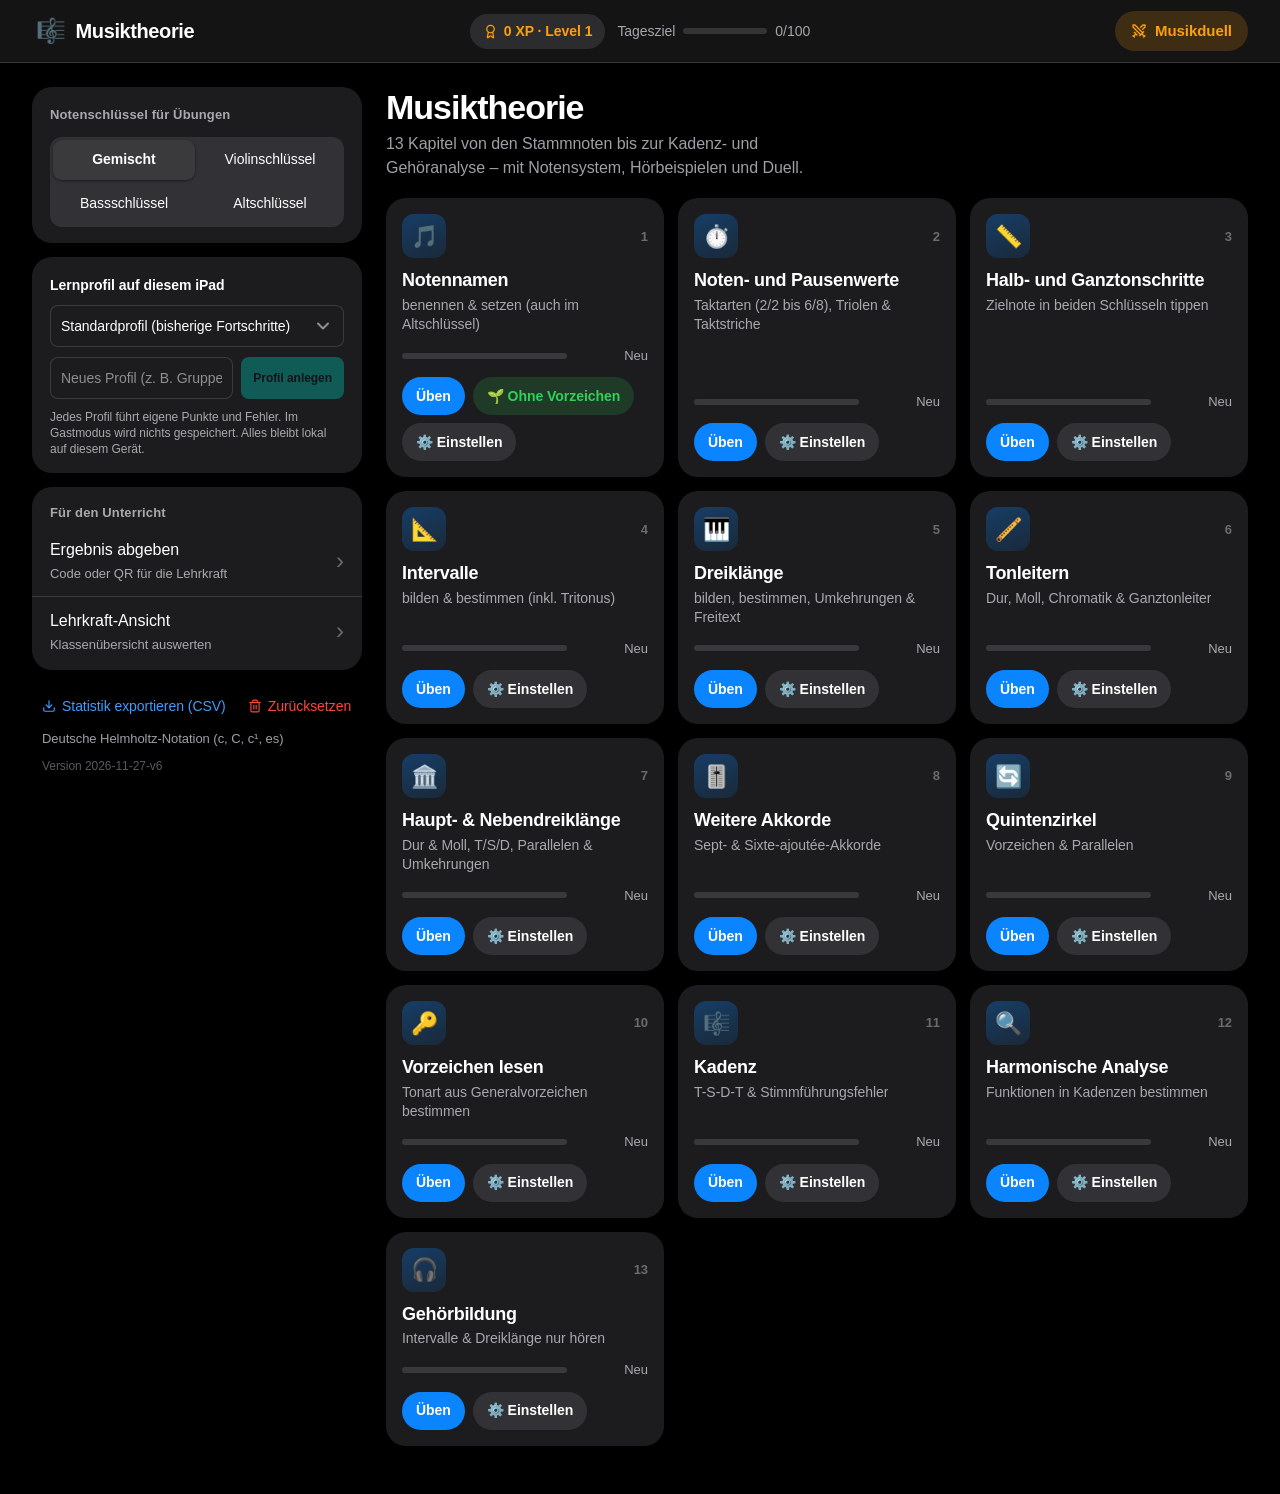
<file: index.html>
<!doctype html>
<html lang="de">
  <head>
    <meta charset="UTF-8" />
    <meta name="viewport" content="width=device-width, initial-scale=1.0, viewport-fit=cover" />
    <meta name="theme-color" content="#0f172a" />
    <meta name="apple-mobile-web-app-capable" content="yes" />
    <meta name="apple-mobile-web-app-status-bar-style" content="default" />
    <meta name="apple-mobile-web-app-title" content="MuThe2" />
    <link rel="manifest" href="./manifest.webmanifest" />
    <title>MuThe2 – Musiktheorie & Musikduell</title>
    <meta name="description" content="Interaktive Musiktheorie-Lernplattform mit 13 Kapiteln, Noteneingabe im Notensystem, Gehörbildung, Mehrspieler-Musikduell und detaillierten Analysen." />
    <meta property="og:title" content="MuThe2 – Musiktheorie & Musikduell" />
    <meta property="og:description" content="Interaktive Musiktheorie-Lernplattform mit 13 Kapiteln, Noteneingabe im Notensystem, Gehörbildung, Mehrspieler-Musikduell und detaillierten Analysen." />
    <meta property="og:type" content="website" />
    <meta name="twitter:card" content="summary_large_image" />
    <script type="module" src="./src/app.js"></script>
    <link rel="stylesheet" href="./src/styles.css" />
    <link rel="stylesheet" href="./src/ui/apple.css" />
    <link rel="stylesheet" href="./src/unterricht/druck.css" media="print" />
  </head>
  <body class="bg-slate-950 text-slate-100 antialiased selection:bg-teal-500 selection:text-slate-950">
    <div id="root"></div>
  <script type="text/plain" id="bravura-license">Copyright © 2026, Steinberg Media Technologies GmbH (http://www.steinberg.net/),
with Reserved Font Name "Bravura".

This Font Software is licensed under the SIL Open Font License, Version 1.1.
This license is copied below, and is also available with a FAQ at:
http://scripts.sil.org/OFL

-----------------------------------------------------------
SIL OPEN FONT LICENSE Version 1.1 - 26 February 2007
-----------------------------------------------------------

PREAMBLE
The goals of the Open Font License (OFL) are to stimulate worldwide
development of collaborative font projects, to support the font creation
efforts of academic and linguistic communities, and to provide a free and
open framework in which fonts may be shared and improved in partnership
with others.

The OFL allows the licensed fonts to be used, studied, modified and
redistributed freely as long as they are not sold by themselves. The
fonts, including any derivative works, can be bundled, embedded,
redistributed and/or sold with any software provided that any reserved
names are not used by derivative works. The fonts and derivatives,
however, cannot be released under any other type of license. The
requirement for fonts to remain under this license does not apply
to any document created using the fonts or their derivatives.

DEFINITIONS
"Font Software" refers to the set of files released by the Copyright
Holder(s) under this license and clearly marked as such. This may
include source files, build scripts and documentation.

"Reserved Font Name" refers to any names specified as such after the
copyright statement(s).

"Original Version" refers to the collection of Font Software components as
distributed by the Copyright Holder(s).

"Modified Version" refers to any derivative made by adding to, deleting,
or substituting -- in part or in whole -- any of the components of the
Original Version, by changing formats or by porting the Font Software to a
new environment.

"Author" refers to any designer, engineer, programmer, technical
writer or other person who contributed to the Font Software.

PERMISSION AND CONDITIONS
Permission is hereby granted, free of charge, to any person obtaining
a copy of the Font Software, to use, study, copy, merge, embed, modify,
redistribute, and sell modified and unmodified copies of the Font
Software, subject to the following conditions:

1) Neither the Font Software nor any of its individual components,
in Original or Modified Versions, may be sold by itself.

2) Original or Modified Versions of the Font Software may be bundled,
redistributed and/or sold with any software, provided that each copy
contains the above copyright notice and this license. These can be
included either as stand-alone text files, human-readable headers or
in the appropriate machine-readable metadata fields within text or
binary files as long as those fields can be easily viewed by the user.

3) No Modified Version of the Font Software may use the Reserved Font
Name(s) unless explicit written permission is granted by the corresponding
Copyright Holder. This restriction only applies to the primary font name as
presented to the users.

4) The name(s) of the Copyright Holder(s) or the Author(s) of the Font
Software shall not be used to promote, endorse or advertise any
Modified Version, except to acknowledge the contribution(s) of the
Copyright Holder(s) and the Author(s) or with their explicit written
permission.

5) The Font Software, modified or unmodified, in part or in whole,
must be distributed entirely under this license, and must not be
distributed under any other license. The requirement for fonts to
remain under this license does not apply to any document created
using the Font Software.

TERMINATION
This license becomes null and void if any of the above conditions are
not met.

DISCLAIMER
THE FONT SOFTWARE IS PROVIDED "AS IS", WITHOUT WARRANTY OF ANY KIND,
EXPRESS OR IMPLIED, INCLUDING BUT NOT LIMITED TO ANY WARRANTIES OF
MERCHANTABILITY, FITNESS FOR A PARTICULAR PURPOSE AND NONINFRINGEMENT
OF COPYRIGHT, PATENT, TRADEMARK, OR OTHER RIGHT. IN NO EVENT SHALL THE
COPYRIGHT HOLDER BE LIABLE FOR ANY CLAIM, DAMAGES OR OTHER LIABILITY,
INCLUDING ANY GENERAL, SPECIAL, INDIRECT, INCIDENTAL, OR CONSEQUENTIAL
DAMAGES, WHETHER IN AN ACTION OF CONTRACT, TORT OR OTHERWISE, ARISING
FROM, OUT OF THE USE OR INABILITY TO USE THE FONT SOFTWARE OR FROM
OTHER DEALINGS IN THE FONT SOFTWARE.
</script>
  <script>
    // Nur HTTPS/GitHub Pages bzw. localhost: auf Dateisystem oder unsicherem
    // HTTP bleibt die Anwendung ohne Offline-Zwischenspeicherung benutzbar.
    if ('serviceWorker' in navigator) {
      // Neue Programmversion: Einmal automatisch neu laden, sobald der neue
      // Service Worker übernimmt (sonst erscheint sie erst beim zweiten Öffnen).
      if (navigator.serviceWorker.controller) {
        let reloaded = false;
        navigator.serviceWorker.addEventListener('controllerchange', () => {
          if (reloaded) return;
          reloaded = true;
          window.location.reload();
        });
      }
      window.addEventListener('load', () => {
        navigator.serviceWorker.register('./sw.js', { scope: './' })
          .then(registration => registration.update())
          .catch(() => { /* Lernübungen funktionieren weiterhin online. */ });
      });
    }
  </script></body>
</html>
</file>
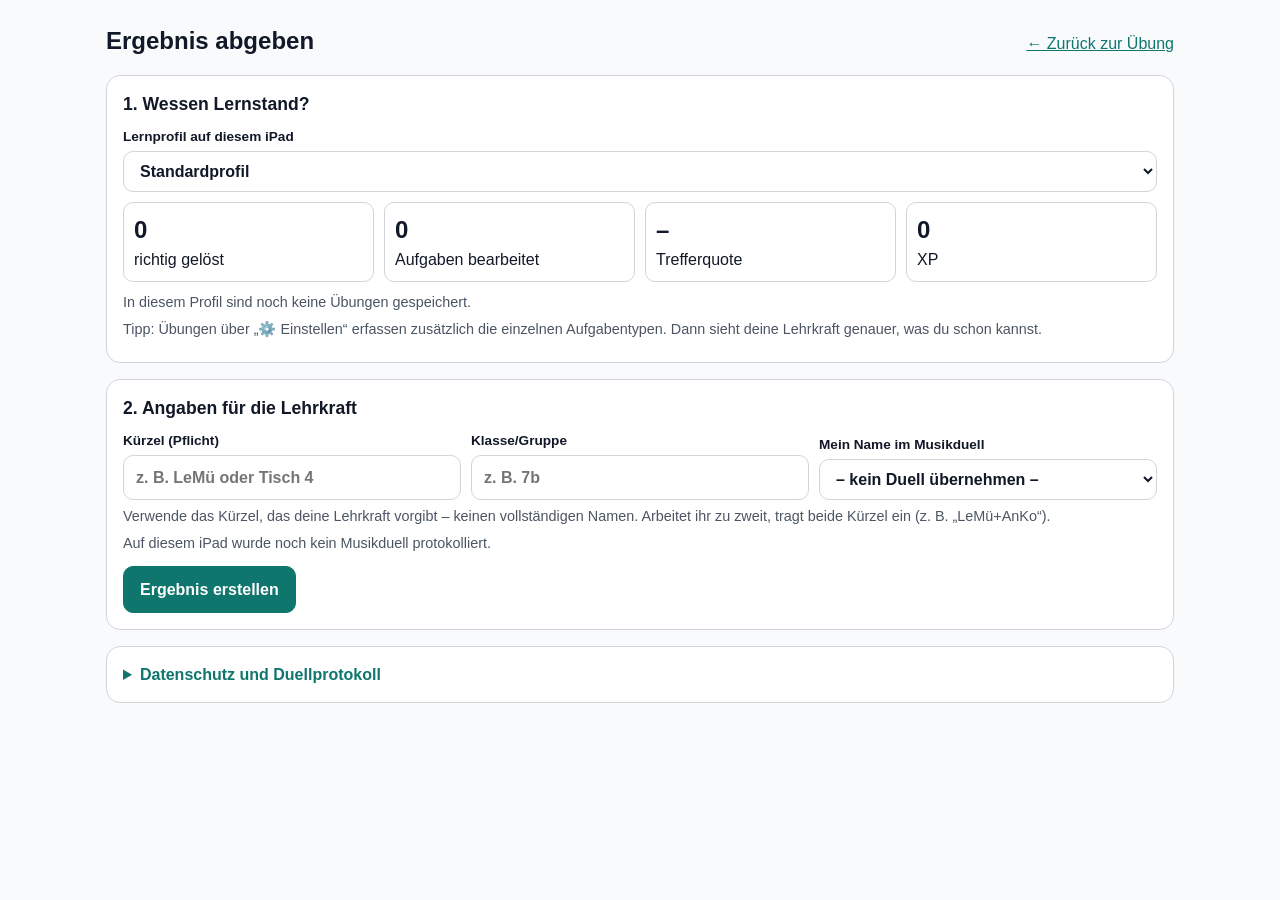
<file: ergebnis.html>
<!doctype html>
<html lang="de">
  <head>
    <meta charset="UTF-8" />
    <meta name="viewport" content="width=device-width, initial-scale=1.0, viewport-fit=cover" />
    <meta name="robots" content="noindex" />
    <title>Ergebnis abgeben – Musiktheorie</title>
    <link rel="stylesheet" href="./src/auswertung/auswertung.css" />
    <script type="module">
      import {starteErgebnisSeite} from './src/auswertung/ergebnis-seite.mjs';
      starteErgebnisSeite(document.getElementById('inhalt'));
    </script>
  </head>
  <body>
    <main>
      <header class="kopf">
        <h1>Ergebnis abgeben</h1>
        <a href="./" class="nicht-drucken">← Zurück zur Übung</a>
      </header>
      <div id="inhalt"><p class="hinweis">Wird geladen …</p></div>
      <noscript><p class="meldung fehler">Für diese Seite wird JavaScript benötigt.</p></noscript>
    </main>
  </body>
</html>
</file>
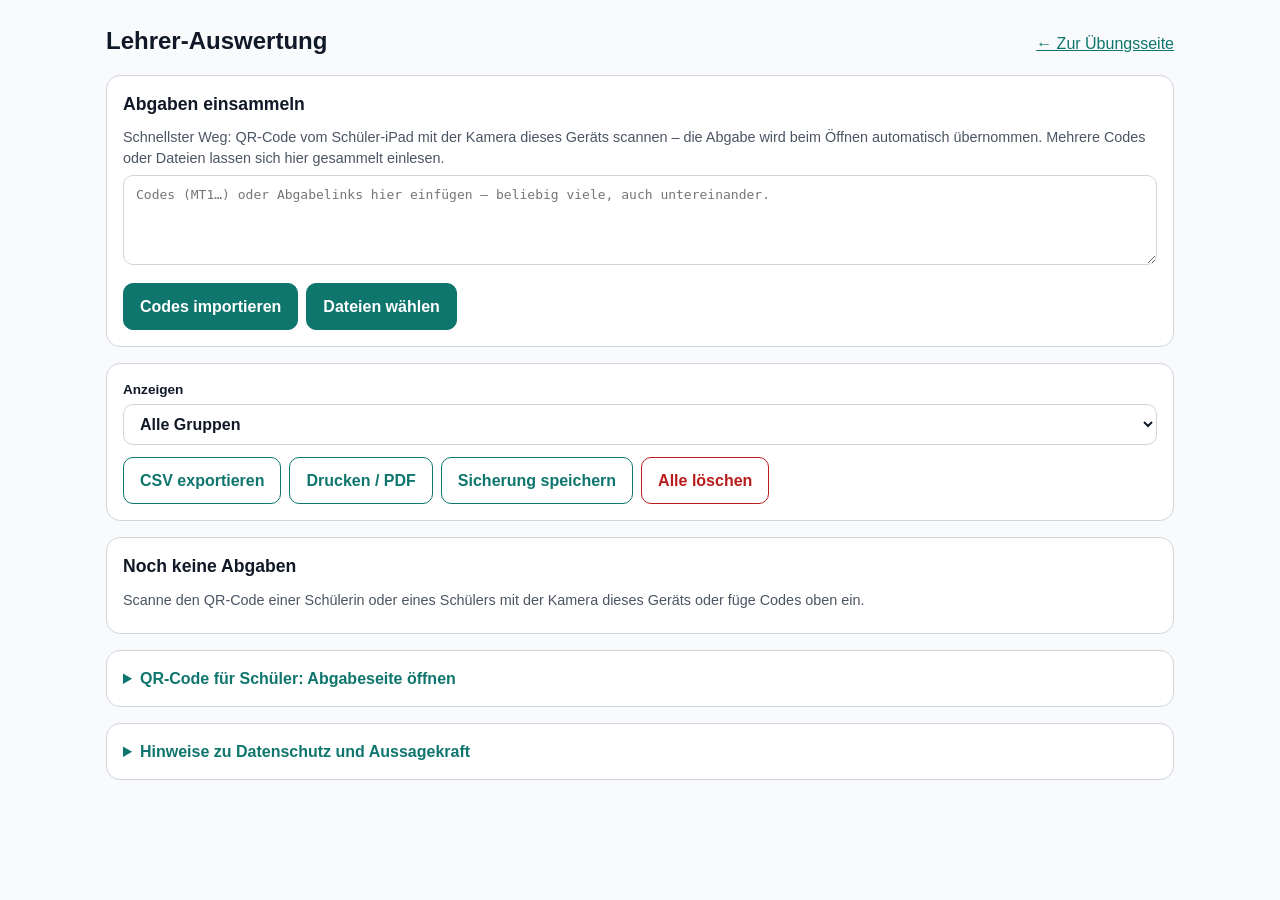
<file: lehrer.html>
<!doctype html>
<html lang="de">
  <head>
    <meta charset="UTF-8" />
    <meta name="viewport" content="width=device-width, initial-scale=1.0, viewport-fit=cover" />
    <meta name="robots" content="noindex" />
    <meta name="referrer" content="no-referrer" />
    <title>Lehrer-Auswertung – Musiktheorie</title>
    <link rel="stylesheet" href="./src/auswertung/auswertung.css" />
    <script type="module">
      import {starteLehrerSeite} from './src/auswertung/lehrer-seite.mjs';
      starteLehrerSeite(document.getElementById('inhalt'));
    </script>
  </head>
  <body>
    <main>
      <header class="kopf">
        <h1>Lehrer-Auswertung</h1>
        <a href="./" class="nicht-drucken">← Zur Übungsseite</a>
      </header>
      <div id="inhalt"><p class="hinweis">Wird geladen …</p></div>
      <noscript><p class="meldung fehler">Für diese Seite wird JavaScript benötigt.</p></noscript>
    </main>
  </body>
</html>
</file>
<file: src/unterricht/druck.css>
/* Unterrichtsauftrag mit QR-Code – nur beim Drucken sichtbar.
   Kein neues Fenster und kein externer PDF- oder QR-Dienst nötig. */
@page {
  size: A4 portrait;
  margin: 16mm;
}
@media print {
  html, body, #root { overflow: visible !important; height: auto !important; }
  body { background: #fff !important; color: #111 !important; }
  body * { visibility: hidden !important; }
  #practice-print-card, #practice-print-card * { visibility: visible !important; }
  #practice-print-card {
    display: block !important;
    position: absolute !important;
    top: 0 !important;
    left: 0 !important;
    width: 100% !important;
    max-width: 178mm !important;
    margin: 0 !important;
    padding: 0 !important;
    color: #111 !important;
    background: #fff !important;
    box-shadow: none !important;
    border: none !important;
    break-inside: avoid;
    page-break-inside: avoid;
    font-family: system-ui, sans-serif;
    text-align: center;
  }
  #practice-print-card h1 { font-size: 22pt; font-weight: 750; margin: 0 0 8mm; }
  #practice-print-card h2 { font-size: 20pt; font-weight: 700; margin: 0 0 4mm; }
  #practice-print-card .lesson-print-instructions {
    font-size: 12pt;
    max-width: 155mm;
    margin: 0 auto 5mm;
    line-height: 1.4;
  }
  #practice-print-card .lesson-print-details {
    font-size: 11pt;
    line-height: 1.45;
    font-weight: 650;
    margin: 0 auto 8mm;
  }
  #practice-print-card .lesson-print-qr {
    display: flex !important;
    justify-content: center !important;
    margin: 0 auto 8mm;
  }
  #practice-print-card .lesson-print-qr svg {
    display: block !important;
    width: 64mm !important;
    height: 64mm !important;
    min-width: 64mm;
    min-height: 64mm;
    background: #fff !important;
    print-color-adjust: exact;
    -webkit-print-color-adjust: exact;
  }
  #practice-print-card .lesson-print-link {
    font-size: 9pt;
    overflow-wrap: anywhere;
    max-width: 165mm;
    margin: 0 auto 14mm;
  }
  #practice-print-card .lesson-print-names {
    font-size: 11pt;
    margin-top: 10mm;
  }
}
</file>
<file: src/auswertung/auswertung.css>
/* Abgabe- und Lehrerseite: hell, druck- und schwarz-weiß-tauglich. */
:root {
  color-scheme: light;
  --text: #111827;
  --muted: #4b5563;
  --line: #d1d5db;
  --bg: #f8fafc;
  --card: #fff;
  --accent: #0f766e;
  --warn: #b45309;
  --bad: #b91c1c;
  font-family: -apple-system, BlinkMacSystemFont, "Segoe UI", Roboto, sans-serif;
}
* { box-sizing: border-box; }
body { margin: 0; background: var(--bg); color: var(--text); line-height: 1.45; -webkit-text-size-adjust: 100%; }
main { max-width: 1100px; margin: 0 auto; padding: 16px 16px 48px; }
header.kopf { display: flex; flex-wrap: wrap; align-items: baseline; justify-content: space-between; gap: 8px; margin: 8px 0 16px; }
h1 { font-size: 1.5rem; margin: 0; }
h2 { font-size: 1.1rem; margin: 0 0 10px; }
a { color: var(--accent); }
.karte { background: var(--card); border: 1px solid var(--line); border-radius: 14px; padding: 16px; margin-bottom: 16px; }
.hinweis { color: var(--muted); font-size: .9rem; margin: 6px 0; }
.meldung { padding: 10px 12px; border-radius: 10px; margin: 10px 0; border: 1px solid var(--line); background: #f0fdfa; }
.meldung.fehler { background: #fef2f2; border-color: #fecaca; color: var(--bad); }
.zeile { display: flex; flex-wrap: wrap; gap: 10px; align-items: end; }
.feld { display: flex; flex-direction: column; gap: 4px; font-size: .85rem; font-weight: 600; flex: 1 1 200px; }
input, select, textarea { font: inherit; font-size: 16px; padding: 10px 12px; border: 1px solid var(--line); border-radius: 10px; background: #fff; color: var(--text); width: 100%; }
textarea { min-height: 90px; font-family: ui-monospace, Menlo, monospace; font-size: 13px; }
button, .knopf { font: inherit; font-weight: 700; padding: 11px 16px; border-radius: 10px; border: 1px solid var(--accent); background: var(--accent); color: #fff; cursor: pointer; min-height: 44px; text-decoration: none; display: inline-flex; align-items: center; }
button.zweit { background: #fff; color: var(--accent); }
button.gefahr { background: #fff; color: var(--bad); border-color: var(--bad); }
button.klein { padding: 4px 10px; min-height: 32px; font-size: .8rem; }
button:disabled { opacity: .45; cursor: default; }
.knoepfe { display: flex; flex-wrap: wrap; gap: 8px; margin-top: 12px; }
.qr-box { display: flex; flex-wrap: wrap; gap: 16px; align-items: center; margin-top: 12px; }
svg.qr { background: #fff; border: 1px solid var(--line); border-radius: 8px; max-width: 100%; height: auto; }
.tabelle-wrap { overflow-x: auto; -webkit-overflow-scrolling: touch; }
table { border-collapse: collapse; width: 100%; font-size: .9rem; }
th, td { text-align: left; padding: 8px 8px; border-bottom: 1px solid var(--line); vertical-align: top; }
th { font-size: .78rem; text-transform: uppercase; letter-spacing: .02em; color: var(--muted); white-space: nowrap; }
th button.sort { all: unset; cursor: pointer; }
th button.sort:focus-visible { outline: 2px solid var(--accent); }
td.zahl, th.zahl { text-align: right; font-variant-numeric: tabular-nums; }
.positiv { color: var(--accent); font-weight: 700; }
.schwer { color: var(--warn); font-size: .82rem; }
.balken { position: relative; display: inline-block; width: 110px; height: 20px; border: 1px solid #6b7280; border-radius: 4px; overflow: hidden; background: #fff; vertical-align: middle; }
.balken-fuellung { position: absolute; inset: 0 auto 0 0; background: #9ca3af; }
.balken.gut .balken-fuellung { background: #99f6e4; }
.balken.mittel .balken-fuellung { background: #fde68a; }
.balken.schwach .balken-fuellung { background: #fecaca; }
.balken-text { position: relative; display: block; text-align: center; font-size: .75rem; font-weight: 700; line-height: 18px; }
.kennzahlen { display: grid; grid-template-columns: repeat(auto-fit, minmax(140px, 1fr)); gap: 10px; margin: 10px 0; }
.kennzahl { border: 1px solid var(--line); border-radius: 10px; padding: 10px; }
.kennzahl strong { display: block; font-size: 1.5rem; }
details summary { cursor: pointer; font-weight: 700; color: var(--accent); }
@media print {
  body { background: #fff; }
  main { max-width: none; padding: 0; }
  .nicht-drucken, .knoepfe, button { display: none !important; }
  .karte { border: none; padding: 0; margin-bottom: 12px; break-inside: avoid; }
  table { font-size: 9pt; }
  .tabelle-wrap { overflow: visible; }
}
</file>
<file: src/styles.css>
/*! tailwindcss v4.3.3 | MIT License | https://tailwindcss.com */
@layer properties{@supports (((-webkit-hyphens:none)) and (not (margin-trim:inline))) or ((-moz-orient:inline) and (not (color:rgb(from red r g b)))){*,:before,:after,::backdrop{--tw-rotate-x:initial;--tw-rotate-y:initial;--tw-rotate-z:initial;--tw-skew-x:initial;--tw-skew-y:initial;--tw-space-y-reverse:0;--tw-border-style:solid;--tw-gradient-position:initial;--tw-gradient-from:#0000;--tw-gradient-via:#0000;--tw-gradient-to:#0000;--tw-gradient-stops:initial;--tw-gradient-via-stops:initial;--tw-gradient-from-position:0%;--tw-gradient-via-position:50%;--tw-gradient-to-position:100%;--tw-leading:initial;--tw-font-weight:initial;--tw-tracking:initial;--tw-shadow:0 0 #0000;--tw-shadow-color:initial;--tw-shadow-alpha:100%;--tw-inset-shadow:0 0 #0000;--tw-inset-shadow-color:initial;--tw-inset-shadow-alpha:100%;--tw-ring-color:initial;--tw-ring-shadow:0 0 #0000;--tw-inset-ring-color:initial;--tw-inset-ring-shadow:0 0 #0000;--tw-ring-inset:initial;--tw-ring-offset-width:0px;--tw-ring-offset-color:#fff;--tw-ring-offset-shadow:0 0 #0000;--tw-backdrop-blur:initial;--tw-backdrop-brightness:initial;--tw-backdrop-contrast:initial;--tw-backdrop-grayscale:initial;--tw-backdrop-hue-rotate:initial;--tw-backdrop-invert:initial;--tw-backdrop-opacity:initial;--tw-backdrop-saturate:initial;--tw-backdrop-sepia:initial;--tw-duration:initial;--tw-scale-x:1;--tw-scale-y:1;--tw-scale-z:1}}}@layer theme{:root,:host{--font-sans:-apple-system, BlinkMacSystemFont, "Segoe UI", Roboto, "Helvetica Neue", "Noto Sans", Arial, sans-serif, "Apple Color Emoji", "Segoe UI Emoji", "Segoe UI Symbol", "Noto Color Emoji";--font-mono:ui-monospace, SFMono-Regular, Menlo, Monaco, Consolas, "Liberation Mono", "Courier New", monospace;--color-amber-200:oklch(92.4% .12 95.746);--color-amber-300:oklch(87.9% .169 91.605);--color-amber-400:oklch(82.8% .189 84.429);--color-amber-500:oklch(76.9% .188 70.08);--color-emerald-200:oklch(90.5% .093 164.15);--color-emerald-300:oklch(84.5% .143 164.978);--color-emerald-400:oklch(76.5% .177 163.223);--color-emerald-500:oklch(69.6% .17 162.48);--color-emerald-950:oklch(26.2% .051 172.552);--color-teal-100:oklch(95.3% .051 180.801);--color-teal-300:oklch(85.5% .138 181.071);--color-teal-400:oklch(77.7% .152 181.912);--color-teal-500:oklch(70.4% .14 182.503);--color-teal-950:oklch(27.7% .046 192.524);--color-rose-200:oklch(89.2% .058 10.001);--color-rose-300:oklch(81% .117 11.638);--color-rose-400:oklch(71.2% .194 13.428);--color-rose-500:oklch(64.5% .246 16.439);--color-rose-950:oklch(27.1% .105 12.094);--color-slate-100:oklch(96.8% .007 247.896);--color-slate-200:oklch(92.9% .013 255.508);--color-slate-300:oklch(86.9% .022 252.894);--color-slate-400:oklch(70.4% .04 256.788);--color-slate-500:oklch(55.4% .046 257.417);--color-slate-600:oklch(44.6% .043 257.281);--color-slate-900:oklch(20.8% .042 265.755);--color-slate-950:oklch(12.9% .042 264.695);--color-white:#fff;--spacing:.25rem;--container-md:28rem;--container-xl:36rem;--container-2xl:42rem;--container-3xl:48rem;--container-4xl:56rem;--text-xs:.75rem;--text-xs--line-height:calc(1 / .75);--text-sm:.875rem;--text-sm--line-height:calc(1.25 / .875);--text-base:1rem;--text-base--line-height:calc(1.5 / 1);--text-lg:1.125rem;--text-lg--line-height:calc(1.75 / 1.125);--text-2xl:1.5rem;--text-2xl--line-height:calc(2 / 1.5);--text-3xl:1.875rem;--text-3xl--line-height:calc(2.25 / 1.875);--text-4xl:2.25rem;--text-4xl--line-height:calc(2.5 / 2.25);--font-weight-medium:500;--font-weight-semibold:600;--font-weight-bold:700;--font-weight-extrabold:800;--font-weight-black:900;--tracking-tight:-.025em;--tracking-wider:.05em;--leading-tight:1.25;--leading-relaxed:1.625;--radius-md:.375rem;--radius-lg:.5rem;--radius-xl:.75rem;--radius-2xl:1rem;--radius-3xl:1.5rem;--animate-bounce:bounce 1s infinite;--blur-md:12px;--blur-xl:24px;--default-transition-duration:.15s;--default-transition-timing-function:cubic-bezier(.4, 0, .2, 1);--default-font-family:var(--font-sans);--default-mono-font-family:var(--font-mono)}}@layer base{*,:after,:before,::backdrop{box-sizing:border-box;border:0 solid;margin:0;padding:0}::file-selector-button{box-sizing:border-box;border:0 solid;margin:0;padding:0}html,:host{-webkit-text-size-adjust:100%;tab-size:4;line-height:1.5;font-family:var(--default-font-family,-apple-system, BlinkMacSystemFont, "Segoe UI", Roboto, "Helvetica Neue", "Noto Sans", Arial, sans-serif, "Apple Color Emoji", "Segoe UI Emoji", "Segoe UI Symbol", "Noto Color Emoji");font-feature-settings:var(--default-font-feature-settings,normal);font-variation-settings:var(--default-font-variation-settings,normal);-webkit-tap-highlight-color:transparent}hr{height:0;color:inherit;border-top-width:1px}abbr:where([title]){-webkit-text-decoration:underline dotted;text-decoration:underline dotted}h1,h2,h3,h4,h5,h6{font-size:inherit;font-weight:inherit}a{color:inherit;-webkit-text-decoration:inherit;-webkit-text-decoration:inherit;-webkit-text-decoration:inherit;-webkit-text-decoration:inherit;text-decoration:inherit}b,strong{font-weight:bolder}code,kbd,samp,pre{font-family:var(--default-mono-font-family,ui-monospace, SFMono-Regular, Menlo, Monaco, Consolas, "Liberation Mono", "Courier New", monospace);font-feature-settings:var(--default-mono-font-feature-settings,normal);font-variation-settings:var(--default-mono-font-variation-settings,normal);font-size:1em}small{font-size:80%}sub,sup{vertical-align:baseline;font-size:75%;line-height:0;position:relative}sub{bottom:-.25em}sup{top:-.5em}table{text-indent:0;border-color:inherit;border-collapse:collapse}:-moz-focusring:where(:not(iframe)){outline:auto}progress{vertical-align:baseline}summary{display:list-item}ol,ul,menu{list-style:none}img,svg,video,canvas,audio,iframe,embed,object{vertical-align:middle;display:block}img,video{max-width:100%;height:auto}button,input,select,optgroup,textarea{font:inherit;font-feature-settings:inherit;font-variation-settings:inherit;letter-spacing:inherit;color:inherit;opacity:1;background-color:#0000;border-radius:0}::file-selector-button{font:inherit;font-feature-settings:inherit;font-variation-settings:inherit;letter-spacing:inherit;color:inherit;opacity:1;background-color:#0000;border-radius:0}:where(select:is([multiple],[size])) optgroup{font-weight:bolder}:where(select:is([multiple],[size])) optgroup option{padding-inline-start:20px}::file-selector-button{margin-inline-end:4px}::placeholder{opacity:1}@supports (not ((-webkit-appearance:-apple-pay-button))) or (contain-intrinsic-size:1px){::placeholder{color:currentColor}@supports (color:color-mix(in lab, red, red)){::placeholder{color:color-mix(in oklab, currentcolor 50%, transparent)}}}textarea{resize:vertical}::-webkit-search-decoration{-webkit-appearance:none}::-webkit-date-and-time-value{min-height:1lh;text-align:inherit}::-webkit-datetime-edit{display:inline-flex}::-webkit-datetime-edit-fields-wrapper{padding:0}::-webkit-datetime-edit{padding-block:0}::-webkit-datetime-edit-year-field{padding-block:0}::-webkit-datetime-edit-month-field{padding-block:0}::-webkit-datetime-edit-day-field{padding-block:0}::-webkit-datetime-edit-hour-field{padding-block:0}::-webkit-datetime-edit-minute-field{padding-block:0}::-webkit-datetime-edit-second-field{padding-block:0}::-webkit-datetime-edit-millisecond-field{padding-block:0}::-webkit-datetime-edit-meridiem-field{padding-block:0}::-webkit-calendar-picker-indicator{line-height:1}:-moz-ui-invalid{box-shadow:none}button,input:where([type=button],[type=reset],[type=submit]){appearance:button}::file-selector-button{appearance:button}::-webkit-inner-spin-button{height:auto}::-webkit-outer-spin-button{height:auto}[hidden]:where(:not([hidden=until-found])){display:none!important}}@layer components;@layer utilities{.fixed{position:fixed}.relative{position:relative}.sticky{position:sticky}.inset-0{inset:0}.top-0{top:0}.z-10{z-index:10}.z-40{z-index:40}.z-50{z-index:50}.mx-auto{margin-inline:auto}.my-1\.5{margin-block:calc(var(--spacing) * 1.5)}.mt-1{margin-top:var(--spacing)}.mt-2{margin-top:calc(var(--spacing) * 2)}.mr-1{margin-right:var(--spacing)}.mb-1{margin-bottom:var(--spacing)}.mb-1\.5{margin-bottom:calc(var(--spacing) * 1.5)}.mb-2{margin-bottom:calc(var(--spacing) * 2)}.mb-2\.5{margin-bottom:calc(var(--spacing) * 2.5)}.mb-3{margin-bottom:calc(var(--spacing) * 3)}.mb-4{margin-bottom:calc(var(--spacing) * 4)}.mb-6{margin-bottom:calc(var(--spacing) * 6)}.mb-8{margin-bottom:calc(var(--spacing) * 8)}.ml-1{margin-left:var(--spacing)}.line-clamp-2{-webkit-line-clamp:2;-webkit-box-orient:vertical;display:-webkit-box;overflow:hidden}.block{display:block}.flex{display:flex}.grid{display:grid}.hidden{display:none}.table{display:table}.h-1\.5{height:calc(var(--spacing) * 1.5)}.h-2{height:calc(var(--spacing) * 2)}.h-3{height:calc(var(--spacing) * 3)}.h-4{height:calc(var(--spacing) * 4)}.h-6{height:calc(var(--spacing) * 6)}.h-9{height:calc(var(--spacing) * 9)}.h-auto{height:auto}.h-full{height:100%}.max-h-\[14vh\]{max-height:14vh}.max-h-\[38vh\]{max-height:38vh}.min-h-0{min-height:0}.min-h-\[55px\]{min-height:55px}.min-h-screen{min-height:100vh}.w-3{width:calc(var(--spacing) * 3)}.w-4{width:calc(var(--spacing) * 4)}.w-6{width:calc(var(--spacing) * 6)}.w-9{width:calc(var(--spacing) * 9)}.w-20{width:calc(var(--spacing) * 20)}.w-full{width:100%}.max-w-2xl{max-width:var(--container-2xl)}.max-w-3xl{max-width:var(--container-3xl)}.max-w-4xl{max-width:var(--container-4xl)}.max-w-full{max-width:100%}.max-w-md{max-width:var(--container-md)}.max-w-xl{max-width:var(--container-xl)}.min-w-0{min-width:0}.flex-1{flex:1}.shrink-0{flex-shrink:0}.rotate-180{rotate:180deg}.transform{transform:var(--tw-rotate-x,) var(--tw-rotate-y,) var(--tw-rotate-z,) var(--tw-skew-x,) var(--tw-skew-y,)}.animate-bounce{animation:var(--animate-bounce)}.cursor-crosshair{cursor:crosshair}.cursor-pointer{cursor:pointer}.touch-manipulation{touch-action:manipulation}.grid-cols-1{grid-template-columns:repeat(1,minmax(0,1fr))}.grid-cols-2{grid-template-columns:repeat(2,minmax(0,1fr))}.grid-cols-3{grid-template-columns:repeat(3,minmax(0,1fr))}.grid-rows-2{grid-template-rows:repeat(2,minmax(0,1fr))}.flex-col{flex-direction:column}.flex-wrap{flex-wrap:wrap}.items-center{align-items:center}.items-stretch{align-items:stretch}.justify-between{justify-content:space-between}.justify-center{justify-content:center}.justify-start{justify-content:flex-start}.gap-1{gap:var(--spacing)}.gap-1\.5{gap:calc(var(--spacing) * 1.5)}.gap-2{gap:calc(var(--spacing) * 2)}.gap-2\.5{gap:calc(var(--spacing) * 2.5)}.gap-3{gap:calc(var(--spacing) * 3)}.gap-4{gap:calc(var(--spacing) * 4)}.gap-5{gap:calc(var(--spacing) * 5)}.gap-6{gap:calc(var(--spacing) * 6)}:where(.space-y-1>:not(:last-child)){--tw-space-y-reverse:0;margin-block-start:calc(var(--spacing) * var(--tw-space-y-reverse));margin-block-end:calc(var(--spacing) * calc(1 - var(--tw-space-y-reverse)))}:where(.space-y-1\.5>:not(:last-child)){--tw-space-y-reverse:0;margin-block-start:calc(calc(var(--spacing) * 1.5) * var(--tw-space-y-reverse));margin-block-end:calc(calc(var(--spacing) * 1.5) * calc(1 - var(--tw-space-y-reverse)))}:where(.space-y-2>:not(:last-child)){--tw-space-y-reverse:0;margin-block-start:calc(calc(var(--spacing) * 2) * var(--tw-space-y-reverse));margin-block-end:calc(calc(var(--spacing) * 2) * calc(1 - var(--tw-space-y-reverse)))}:where(.space-y-3>:not(:last-child)){--tw-space-y-reverse:0;margin-block-start:calc(calc(var(--spacing) * 3) * var(--tw-space-y-reverse));margin-block-end:calc(calc(var(--spacing) * 3) * calc(1 - var(--tw-space-y-reverse)))}:where(.space-y-4>:not(:last-child)){--tw-space-y-reverse:0;margin-block-start:calc(calc(var(--spacing) * 4) * var(--tw-space-y-reverse));margin-block-end:calc(calc(var(--spacing) * 4) * calc(1 - var(--tw-space-y-reverse)))}:where(.space-y-6>:not(:last-child)){--tw-space-y-reverse:0;margin-block-start:calc(calc(var(--spacing) * 6) * var(--tw-space-y-reverse));margin-block-end:calc(calc(var(--spacing) * 6) * calc(1 - var(--tw-space-y-reverse)))}.truncate{text-overflow:ellipsis;white-space:nowrap;overflow:hidden}.overflow-hidden{overflow:hidden}.overflow-x-auto{overflow-x:auto}.overflow-y-auto{overflow-y:auto}.rounded{border-radius:.25rem}.rounded-2xl{border-radius:var(--radius-2xl)}.rounded-3xl{border-radius:var(--radius-3xl)}.rounded-full{border-radius:2147483647px}.rounded-lg{border-radius:var(--radius-lg)}.rounded-md{border-radius:var(--radius-md)}.rounded-xl{border-radius:var(--radius-xl)}.border{border-style:var(--tw-border-style);border-width:1px}.border-2{border-style:var(--tw-border-style);border-width:2px}.border-t{border-top-style:var(--tw-border-style);border-top-width:1px}.border-b{border-bottom-style:var(--tw-border-style);border-bottom-width:1px}.border-amber-400\/20{border-color:#fcbb0033}@supports (color:color-mix(in lab, red, red)){.border-amber-400\/20{border-color:color-mix(in oklab, var(--color-amber-400) 20%, transparent)}}.border-amber-500\/30{border-color:#f99c004d}@supports (color:color-mix(in lab, red, red)){.border-amber-500\/30{border-color:color-mix(in oklab, var(--color-amber-500) 30%, transparent)}}.border-emerald-400{border-color:var(--color-emerald-400)}.border-emerald-500\/30{border-color:#00bb7f4d}@supports (color:color-mix(in lab, red, red)){.border-emerald-500\/30{border-color:color-mix(in oklab, var(--color-emerald-500) 30%, transparent)}}.border-emerald-500\/40{border-color:#00bb7f66}@supports (color:color-mix(in lab, red, red)){.border-emerald-500\/40{border-color:color-mix(in oklab, var(--color-emerald-500) 40%, transparent)}}.border-rose-400{border-color:var(--color-rose-400)}.border-rose-500\/40{border-color:#ff235766}@supports (color:color-mix(in lab, red, red)){.border-rose-500\/40{border-color:color-mix(in oklab, var(--color-rose-500) 40%, transparent)}}.border-teal-400{border-color:var(--color-teal-400)}.border-teal-500\/30{border-color:#00baa74d}@supports (color:color-mix(in lab, red, red)){.border-teal-500\/30{border-color:color-mix(in oklab, var(--color-teal-500) 30%, transparent)}}.border-white{border-color:var(--color-white)}.border-white\/5{border-color:#ffffff0d}@supports (color:color-mix(in lab, red, red)){.border-white\/5{border-color:color-mix(in oklab, var(--color-white) 5%, transparent)}}.border-white\/10{border-color:#ffffff1a}@supports (color:color-mix(in lab, red, red)){.border-white\/10{border-color:color-mix(in oklab, var(--color-white) 10%, transparent)}}.border-white\/15{border-color:#ffffff26}@supports (color:color-mix(in lab, red, red)){.border-white\/15{border-color:color-mix(in oklab, var(--color-white) 15%, transparent)}}.bg-\[\#0f1123\]{background-color:#0f1123}.bg-amber-400{background-color:var(--color-amber-400)}.bg-amber-400\/10{background-color:#fcbb001a}@supports (color:color-mix(in lab, red, red)){.bg-amber-400\/10{background-color:color-mix(in oklab, var(--color-amber-400) 10%, transparent)}}.bg-amber-500\/20{background-color:#f99c0033}@supports (color:color-mix(in lab, red, red)){.bg-amber-500\/20{background-color:color-mix(in oklab, var(--color-amber-500) 20%, transparent)}}.bg-emerald-500{background-color:var(--color-emerald-500)}.bg-emerald-500\/20{background-color:#00bb7f33}@supports (color:color-mix(in lab, red, red)){.bg-emerald-500\/20{background-color:color-mix(in oklab, var(--color-emerald-500) 20%, transparent)}}.bg-emerald-950\/40{background-color:#002c2266}@supports (color:color-mix(in lab, red, red)){.bg-emerald-950\/40{background-color:color-mix(in oklab, var(--color-emerald-950) 40%, transparent)}}.bg-emerald-950\/60{background-color:#002c2299}@supports (color:color-mix(in lab, red, red)){.bg-emerald-950\/60{background-color:color-mix(in oklab, var(--color-emerald-950) 60%, transparent)}}.bg-rose-400{background-color:var(--color-rose-400)}.bg-rose-500{background-color:var(--color-rose-500)}.bg-rose-500\/20{background-color:#ff235733}@supports (color:color-mix(in lab, red, red)){.bg-rose-500\/20{background-color:color-mix(in oklab, var(--color-rose-500) 20%, transparent)}}.bg-rose-500\/30{background-color:#ff23574d}@supports (color:color-mix(in lab, red, red)){.bg-rose-500\/30{background-color:color-mix(in oklab, var(--color-rose-500) 30%, transparent)}}.bg-rose-950\/40{background-color:#4d021866}@supports (color:color-mix(in lab, red, red)){.bg-rose-950\/40{background-color:color-mix(in oklab, var(--color-rose-950) 40%, transparent)}}.bg-slate-900{background-color:var(--color-slate-900)}.bg-slate-900\/80{background-color:#0f172bcc}@supports (color:color-mix(in lab, red, red)){.bg-slate-900\/80{background-color:color-mix(in oklab, var(--color-slate-900) 80%, transparent)}}.bg-slate-900\/90{background-color:#0f172be6}@supports (color:color-mix(in lab, red, red)){.bg-slate-900\/90{background-color:color-mix(in oklab, var(--color-slate-900) 90%, transparent)}}.bg-slate-950{background-color:var(--color-slate-950)}.bg-teal-400{background-color:var(--color-teal-400)}.bg-teal-500{background-color:var(--color-teal-500)}.bg-teal-500\/20{background-color:#00baa733}@supports (color:color-mix(in lab, red, red)){.bg-teal-500\/20{background-color:color-mix(in oklab, var(--color-teal-500) 20%, transparent)}}.bg-teal-950\/40{background-color:#022f2e66}@supports (color:color-mix(in lab, red, red)){.bg-teal-950\/40{background-color:color-mix(in oklab, var(--color-teal-950) 40%, transparent)}}.bg-white{background-color:var(--color-white)}.bg-white\/5{background-color:#ffffff0d}@supports (color:color-mix(in lab, red, red)){.bg-white\/5{background-color:color-mix(in oklab, var(--color-white) 5%, transparent)}}.bg-white\/10{background-color:#ffffff1a}@supports (color:color-mix(in lab, red, red)){.bg-white\/10{background-color:color-mix(in oklab, var(--color-white) 10%, transparent)}}.bg-white\/30{background-color:#ffffff4d}@supports (color:color-mix(in lab, red, red)){.bg-white\/30{background-color:color-mix(in oklab, var(--color-white) 30%, transparent)}}.bg-gradient-to-r{--tw-gradient-position:to right in oklab;background-image:linear-gradient(var(--tw-gradient-stops))}.from-amber-300{--tw-gradient-from:var(--color-amber-300);--tw-gradient-stops:var(--tw-gradient-via-stops,var(--tw-gradient-position), var(--tw-gradient-from) var(--tw-gradient-from-position), var(--tw-gradient-to) var(--tw-gradient-to-position))}.from-amber-400{--tw-gradient-from:var(--color-amber-400);--tw-gradient-stops:var(--tw-gradient-via-stops,var(--tw-gradient-position), var(--tw-gradient-from) var(--tw-gradient-from-position), var(--tw-gradient-to) var(--tw-gradient-to-position))}.from-teal-300{--tw-gradient-from:var(--color-teal-300);--tw-gradient-stops:var(--tw-gradient-via-stops,var(--tw-gradient-position), var(--tw-gradient-from) var(--tw-gradient-from-position), var(--tw-gradient-to) var(--tw-gradient-to-position))}.from-teal-400{--tw-gradient-from:var(--color-teal-400);--tw-gradient-stops:var(--tw-gradient-via-stops,var(--tw-gradient-position), var(--tw-gradient-from) var(--tw-gradient-from-position), var(--tw-gradient-to) var(--tw-gradient-to-position))}.via-amber-300{--tw-gradient-via:var(--color-amber-300);--tw-gradient-via-stops:var(--tw-gradient-position), var(--tw-gradient-from) var(--tw-gradient-from-position), var(--tw-gradient-via) var(--tw-gradient-via-position), var(--tw-gradient-to) var(--tw-gradient-to-position);--tw-gradient-stops:var(--tw-gradient-via-stops)}.via-rose-300{--tw-gradient-via:var(--color-rose-300);--tw-gradient-via-stops:var(--tw-gradient-position), var(--tw-gradient-from) var(--tw-gradient-from-position), var(--tw-gradient-via) var(--tw-gradient-via-position), var(--tw-gradient-to) var(--tw-gradient-to-position);--tw-gradient-stops:var(--tw-gradient-via-stops)}.to-amber-400{--tw-gradient-to:var(--color-amber-400);--tw-gradient-stops:var(--tw-gradient-via-stops,var(--tw-gradient-position), var(--tw-gradient-from) var(--tw-gradient-from-position), var(--tw-gradient-to) var(--tw-gradient-to-position))}.to-amber-500{--tw-gradient-to:var(--color-amber-500);--tw-gradient-stops:var(--tw-gradient-via-stops,var(--tw-gradient-position), var(--tw-gradient-from) var(--tw-gradient-from-position), var(--tw-gradient-to) var(--tw-gradient-to-position))}.to-rose-400{--tw-gradient-to:var(--color-rose-400);--tw-gradient-stops:var(--tw-gradient-via-stops,var(--tw-gradient-position), var(--tw-gradient-from) var(--tw-gradient-from-position), var(--tw-gradient-to) var(--tw-gradient-to-position))}.to-teal-300{--tw-gradient-to:var(--color-teal-300);--tw-gradient-stops:var(--tw-gradient-via-stops,var(--tw-gradient-position), var(--tw-gradient-from) var(--tw-gradient-from-position), var(--tw-gradient-to) var(--tw-gradient-to-position))}.to-teal-500{--tw-gradient-to:var(--color-teal-500);--tw-gradient-stops:var(--tw-gradient-via-stops,var(--tw-gradient-position), var(--tw-gradient-from) var(--tw-gradient-from-position), var(--tw-gradient-to) var(--tw-gradient-to-position))}.bg-clip-text{-webkit-background-clip:text;background-clip:text}.p-1\.5{padding:calc(var(--spacing) * 1.5)}.p-2{padding:calc(var(--spacing) * 2)}.p-2\.5{padding:calc(var(--spacing) * 2.5)}.p-3{padding:calc(var(--spacing) * 3)}.p-3\.5{padding:calc(var(--spacing) * 3.5)}.p-4{padding:calc(var(--spacing) * 4)}.p-6{padding:calc(var(--spacing) * 6)}.p-8{padding:calc(var(--spacing) * 8)}.px-1{padding-inline:var(--spacing)}.px-2{padding-inline:calc(var(--spacing) * 2)}.px-2\.5{padding-inline:calc(var(--spacing) * 2.5)}.px-3{padding-inline:calc(var(--spacing) * 3)}.px-3\.5{padding-inline:calc(var(--spacing) * 3.5)}.px-4{padding-inline:calc(var(--spacing) * 4)}.px-5{padding-inline:calc(var(--spacing) * 5)}.px-6{padding-inline:calc(var(--spacing) * 6)}.py-0\.5{padding-block:calc(var(--spacing) * .5)}.py-1{padding-block:var(--spacing)}.py-1\.5{padding-block:calc(var(--spacing) * 1.5)}.py-2{padding-block:calc(var(--spacing) * 2)}.py-2\.5{padding-block:calc(var(--spacing) * 2.5)}.py-3{padding-block:calc(var(--spacing) * 3)}.py-3\.5{padding-block:calc(var(--spacing) * 3.5)}.py-4{padding-block:calc(var(--spacing) * 4)}.pt-1{padding-top:var(--spacing)}.pt-2{padding-top:calc(var(--spacing) * 2)}.pt-4{padding-top:calc(var(--spacing) * 4)}.pt-6{padding-top:calc(var(--spacing) * 6)}.pb-1{padding-bottom:var(--spacing)}.pb-4{padding-bottom:calc(var(--spacing) * 4)}.text-center{text-align:center}.text-left{text-align:left}.text-right{text-align:right}.font-sans{font-family:var(--font-sans)}.text-2xl{font-size:var(--text-2xl);line-height:var(--tw-leading,var(--text-2xl--line-height))}.text-3xl{font-size:var(--text-3xl);line-height:var(--tw-leading,var(--text-3xl--line-height))}.text-4xl{font-size:var(--text-4xl);line-height:var(--tw-leading,var(--text-4xl--line-height))}.text-base{font-size:var(--text-base);line-height:var(--tw-leading,var(--text-base--line-height))}.text-lg{font-size:var(--text-lg);line-height:var(--tw-leading,var(--text-lg--line-height))}.text-sm{font-size:var(--text-sm);line-height:var(--tw-leading,var(--text-sm--line-height))}.text-xs{font-size:var(--text-xs);line-height:var(--tw-leading,var(--text-xs--line-height))}.text-\[10px\]{font-size:10px}.text-\[11px\]{font-size:11px}.leading-relaxed{--tw-leading:var(--leading-relaxed);line-height:var(--leading-relaxed)}.leading-tight{--tw-leading:var(--leading-tight);line-height:var(--leading-tight)}.font-black{--tw-font-weight:var(--font-weight-black);font-weight:var(--font-weight-black)}.font-bold{--tw-font-weight:var(--font-weight-bold);font-weight:var(--font-weight-bold)}.font-extrabold{--tw-font-weight:var(--font-weight-extrabold);font-weight:var(--font-weight-extrabold)}.font-medium{--tw-font-weight:var(--font-weight-medium);font-weight:var(--font-weight-medium)}.font-semibold{--tw-font-weight:var(--font-weight-semibold);font-weight:var(--font-weight-semibold)}.tracking-tight{--tw-tracking:var(--tracking-tight);letter-spacing:var(--tracking-tight)}.tracking-wider{--tw-tracking:var(--tracking-wider);letter-spacing:var(--tracking-wider)}.break-words{overflow-wrap:break-word}.text-amber-200\/90{color:#fee685e6}@supports (color:color-mix(in lab, red, red)){.text-amber-200\/90{color:color-mix(in oklab, var(--color-amber-200) 90%, transparent)}}.text-amber-300{color:var(--color-amber-300)}.text-amber-300\/80{color:#ffd236cc}@supports (color:color-mix(in lab, red, red)){.text-amber-300\/80{color:color-mix(in oklab, var(--color-amber-300) 80%, transparent)}}.text-amber-400{color:var(--color-amber-400)}.text-emerald-200{color:var(--color-emerald-200)}.text-emerald-300{color:var(--color-emerald-300)}.text-emerald-400{color:var(--color-emerald-400)}.text-rose-200{color:var(--color-rose-200)}.text-rose-300{color:var(--color-rose-300)}.text-rose-400{color:var(--color-rose-400)}.text-slate-100{color:var(--color-slate-100)}.text-slate-200{color:var(--color-slate-200)}.text-slate-300{color:var(--color-slate-300)}.text-slate-400{color:var(--color-slate-400)}.text-slate-500{color:var(--color-slate-500)}.text-slate-600{color:var(--color-slate-600)}.text-slate-950{color:var(--color-slate-950)}.text-teal-100{color:var(--color-teal-100)}.text-teal-300{color:var(--color-teal-300)}.text-teal-400{color:var(--color-teal-400)}.text-transparent{color:#0000}.text-white{color:var(--color-white)}.uppercase{text-transform:uppercase}.italic{font-style:italic}.antialiased{-webkit-font-smoothing:antialiased;-moz-osx-font-smoothing:grayscale}.opacity-40{opacity:.4}.opacity-80{opacity:.8}.opacity-90{opacity:.9}.shadow-2xl{--tw-shadow:0 25px 50px -12px var(--tw-shadow-color,#00000040);box-shadow:var(--tw-inset-shadow), var(--tw-inset-ring-shadow), var(--tw-ring-offset-shadow), var(--tw-ring-shadow), var(--tw-shadow)}.shadow-inner{--tw-shadow:inset 0 2px 4px 0 var(--tw-shadow-color,#0000000d);box-shadow:var(--tw-inset-shadow), var(--tw-inset-ring-shadow), var(--tw-ring-offset-shadow), var(--tw-ring-shadow), var(--tw-shadow)}.shadow-lg{--tw-shadow:0 10px 15px -3px var(--tw-shadow-color,#0000001a), 0 4px 6px -4px var(--tw-shadow-color,#0000001a);box-shadow:var(--tw-inset-shadow), var(--tw-inset-ring-shadow), var(--tw-ring-offset-shadow), var(--tw-ring-shadow), var(--tw-shadow)}.shadow-md{--tw-shadow:0 4px 6px -1px var(--tw-shadow-color,#0000001a), 0 2px 4px -2px var(--tw-shadow-color,#0000001a);box-shadow:var(--tw-inset-shadow), var(--tw-inset-ring-shadow), var(--tw-ring-offset-shadow), var(--tw-ring-shadow), var(--tw-shadow)}.shadow-amber-400\/20{--tw-shadow-color:#fcbb0033}@supports (color:color-mix(in lab, red, red)){.shadow-amber-400\/20{--tw-shadow-color:color-mix(in oklab, color-mix(in oklab, var(--color-amber-400) 20%, transparent) var(--tw-shadow-alpha), transparent)}}.shadow-emerald-500\/30{--tw-shadow-color:#00bb7f4d}@supports (color:color-mix(in lab, red, red)){.shadow-emerald-500\/30{--tw-shadow-color:color-mix(in oklab, color-mix(in oklab, var(--color-emerald-500) 30%, transparent) var(--tw-shadow-alpha), transparent)}}.shadow-teal-500\/20{--tw-shadow-color:#00baa733}@supports (color:color-mix(in lab, red, red)){.shadow-teal-500\/20{--tw-shadow-color:color-mix(in oklab, color-mix(in oklab, var(--color-teal-500) 20%, transparent) var(--tw-shadow-alpha), transparent)}}.backdrop-blur-md{--tw-backdrop-blur:blur(var(--blur-md));-webkit-backdrop-filter:var(--tw-backdrop-blur,) var(--tw-backdrop-brightness,) var(--tw-backdrop-contrast,) var(--tw-backdrop-grayscale,) var(--tw-backdrop-hue-rotate,) var(--tw-backdrop-invert,) var(--tw-backdrop-opacity,) var(--tw-backdrop-saturate,) var(--tw-backdrop-sepia,);backdrop-filter:var(--tw-backdrop-blur,) var(--tw-backdrop-brightness,) var(--tw-backdrop-contrast,) var(--tw-backdrop-grayscale,) var(--tw-backdrop-hue-rotate,) var(--tw-backdrop-invert,) var(--tw-backdrop-opacity,) var(--tw-backdrop-saturate,) var(--tw-backdrop-sepia,)}.backdrop-blur-xl{--tw-backdrop-blur:blur(var(--blur-xl));-webkit-backdrop-filter:var(--tw-backdrop-blur,) var(--tw-backdrop-brightness,) var(--tw-backdrop-contrast,) var(--tw-backdrop-grayscale,) var(--tw-backdrop-hue-rotate,) var(--tw-backdrop-invert,) var(--tw-backdrop-opacity,) var(--tw-backdrop-saturate,) var(--tw-backdrop-sepia,);backdrop-filter:var(--tw-backdrop-blur,) var(--tw-backdrop-brightness,) var(--tw-backdrop-contrast,) var(--tw-backdrop-grayscale,) var(--tw-backdrop-hue-rotate,) var(--tw-backdrop-invert,) var(--tw-backdrop-opacity,) var(--tw-backdrop-saturate,) var(--tw-backdrop-sepia,)}.transition-all{transition-property:all;transition-timing-function:var(--tw-ease,var(--default-transition-timing-function));transition-duration:var(--tw-duration,var(--default-transition-duration))}.transition-colors{transition-property:color,background-color,border-color,outline-color,text-decoration-color,fill,stroke,--tw-gradient-from,--tw-gradient-via,--tw-gradient-to;transition-timing-function:var(--tw-ease,var(--default-transition-timing-function));transition-duration:var(--tw-duration,var(--default-transition-duration))}.duration-100{--tw-duration:.1s;transition-duration:.1s}.select-none{-webkit-user-select:none;user-select:none}.selection\:bg-teal-500 ::selection{background-color:var(--color-teal-500)}.selection\:bg-teal-500::selection{background-color:var(--color-teal-500)}.selection\:text-slate-950 ::selection{color:var(--color-slate-950)}.selection\:text-slate-950::selection{color:var(--color-slate-950)}@media (hover:hover){.hover\:bg-amber-300:hover{background-color:var(--color-amber-300)}.hover\:bg-amber-500\/30:hover{background-color:#f99c004d}@supports (color:color-mix(in lab, red, red)){.hover\:bg-amber-500\/30:hover{background-color:color-mix(in oklab, var(--color-amber-500) 30%, transparent)}}.hover\:bg-teal-400:hover{background-color:var(--color-teal-400)}.hover\:bg-white\/10:hover{background-color:#ffffff1a}@supports (color:color-mix(in lab, red, red)){.hover\:bg-white\/10:hover{background-color:color-mix(in oklab, var(--color-white) 10%, transparent)}}.hover\:bg-white\/15:hover{background-color:#ffffff26}@supports (color:color-mix(in lab, red, red)){.hover\:bg-white\/15:hover{background-color:color-mix(in oklab, var(--color-white) 15%, transparent)}}.hover\:bg-white\/20:hover{background-color:#fff3}@supports (color:color-mix(in lab, red, red)){.hover\:bg-white\/20:hover{background-color:color-mix(in oklab, var(--color-white) 20%, transparent)}}.hover\:bg-white\/\[0\.08\]:hover{background-color:#ffffff14}@supports (color:color-mix(in lab, red, red)){.hover\:bg-white\/\[0\.08\]:hover{background-color:color-mix(in oklab, var(--color-white) 8%, transparent)}}.hover\:from-amber-300:hover{--tw-gradient-from:var(--color-amber-300);--tw-gradient-stops:var(--tw-gradient-via-stops,var(--tw-gradient-position), var(--tw-gradient-from) var(--tw-gradient-from-position), var(--tw-gradient-to) var(--tw-gradient-to-position))}.hover\:from-teal-300:hover{--tw-gradient-from:var(--color-teal-300);--tw-gradient-stops:var(--tw-gradient-via-stops,var(--tw-gradient-position), var(--tw-gradient-from) var(--tw-gradient-from-position), var(--tw-gradient-to) var(--tw-gradient-to-position))}.hover\:to-amber-400:hover{--tw-gradient-to:var(--color-amber-400);--tw-gradient-stops:var(--tw-gradient-via-stops,var(--tw-gradient-position), var(--tw-gradient-from) var(--tw-gradient-from-position), var(--tw-gradient-to) var(--tw-gradient-to-position))}.hover\:to-teal-400:hover{--tw-gradient-to:var(--color-teal-400);--tw-gradient-stops:var(--tw-gradient-via-stops,var(--tw-gradient-position), var(--tw-gradient-from) var(--tw-gradient-from-position), var(--tw-gradient-to) var(--tw-gradient-to-position))}.hover\:text-rose-400:hover{color:var(--color-rose-400)}.hover\:text-teal-300:hover{color:var(--color-teal-300)}.hover\:text-white:hover{color:var(--color-white)}}.focus\:border-amber-400:focus{border-color:var(--color-amber-400)}.focus\:border-teal-400:focus{border-color:var(--color-teal-400)}.focus\:outline-none:focus{--tw-outline-style:none;outline-style:none}.active\:scale-95:active{--tw-scale-x:95%;--tw-scale-y:95%;--tw-scale-z:95%;scale:var(--tw-scale-x) var(--tw-scale-y)}.disabled\:opacity-40:disabled{opacity:.4}.disabled\:opacity-50:disabled{opacity:.5}@media (width>=40rem){.sm\:w-28{width:calc(var(--spacing) * 28)}.sm\:w-auto{width:auto}.sm\:grid-cols-2{grid-template-columns:repeat(2,minmax(0,1fr))}.sm\:grid-cols-4{grid-template-columns:repeat(4,minmax(0,1fr))}.sm\:flex-row{flex-direction:row}.sm\:items-center{align-items:center}.sm\:justify-end{justify-content:flex-end}.sm\:gap-2{gap:calc(var(--spacing) * 2)}.sm\:gap-3{gap:calc(var(--spacing) * 3)}.sm\:border-t-0{border-top-style:var(--tw-border-style);border-top-width:0}.sm\:p-3{padding:calc(var(--spacing) * 3)}.sm\:p-3\.5{padding:calc(var(--spacing) * 3.5)}.sm\:p-5{padding:calc(var(--spacing) * 5)}.sm\:p-6{padding:calc(var(--spacing) * 6)}.sm\:p-8{padding:calc(var(--spacing) * 8)}.sm\:pt-0{padding-top:0}.sm\:text-3xl{font-size:var(--text-3xl);line-height:var(--tw-leading,var(--text-3xl--line-height))}.sm\:text-base{font-size:var(--text-base);line-height:var(--tw-leading,var(--text-base--line-height))}.sm\:text-lg{font-size:var(--text-lg);line-height:var(--tw-leading,var(--text-lg--line-height))}.sm\:text-sm{font-size:var(--text-sm);line-height:var(--tw-leading,var(--text-sm--line-height))}.sm\:text-xs{font-size:var(--text-xs);line-height:var(--tw-leading,var(--text-xs--line-height))}}@media (width>=48rem){.md\:flex{display:flex}.md\:grid-cols-3{grid-template-columns:repeat(3,minmax(0,1fr))}.md\:p-3{padding:calc(var(--spacing) * 3)}.md\:p-8{padding:calc(var(--spacing) * 8)}.md\:px-8{padding-inline:calc(var(--spacing) * 8)}.md\:text-lg{font-size:var(--text-lg);line-height:var(--tw-leading,var(--text-lg--line-height))}}.\[\&\>svg\]\:max-h-\[12vh\]>svg{max-height:12vh}.\[\&\>svg\]\:w-auto>svg{width:auto}.\[\&\>svg\]\:max-w-full>svg{max-width:100%}}@property --tw-rotate-x{syntax:"*";inherits:false}@property --tw-rotate-y{syntax:"*";inherits:false}@property --tw-rotate-z{syntax:"*";inherits:false}@property --tw-skew-x{syntax:"*";inherits:false}@property --tw-skew-y{syntax:"*";inherits:false}@property --tw-space-y-reverse{syntax:"*";inherits:false;initial-value:0}@property --tw-border-style{syntax:"*";inherits:false;initial-value:solid}@property --tw-gradient-position{syntax:"*";inherits:false}@property --tw-gradient-from{syntax:"<color>";inherits:false;initial-value:#0000}@property --tw-gradient-via{syntax:"<color>";inherits:false;initial-value:#0000}@property --tw-gradient-to{syntax:"<color>";inherits:false;initial-value:#0000}@property --tw-gradient-stops{syntax:"*";inherits:false}@property --tw-gradient-via-stops{syntax:"*";inherits:false}@property --tw-gradient-from-position{syntax:"<length-percentage>";inherits:false;initial-value:0%}@property --tw-gradient-via-position{syntax:"<length-percentage>";inherits:false;initial-value:50%}@property --tw-gradient-to-position{syntax:"<length-percentage>";inherits:false;initial-value:100%}@property --tw-leading{syntax:"*";inherits:false}@property --tw-font-weight{syntax:"*";inherits:false}@property --tw-tracking{syntax:"*";inherits:false}@property --tw-shadow{syntax:"*";inherits:false;initial-value:0 0 #0000}@property --tw-shadow-color{syntax:"*";inherits:false}@property --tw-shadow-alpha{syntax:"<percentage>";inherits:false;initial-value:100%}@property --tw-inset-shadow{syntax:"*";inherits:false;initial-value:0 0 #0000}@property --tw-inset-shadow-color{syntax:"*";inherits:false}@property --tw-inset-shadow-alpha{syntax:"<percentage>";inherits:false;initial-value:100%}@property --tw-ring-color{syntax:"*";inherits:false}@property --tw-ring-shadow{syntax:"*";inherits:false;initial-value:0 0 #0000}@property --tw-inset-ring-color{syntax:"*";inherits:false}@property --tw-inset-ring-shadow{syntax:"*";inherits:false;initial-value:0 0 #0000}@property --tw-ring-inset{syntax:"*";inherits:false}@property --tw-ring-offset-width{syntax:"<length>";inherits:false;initial-value:0}@property --tw-ring-offset-color{syntax:"*";inherits:false;initial-value:#fff}@property --tw-ring-offset-shadow{syntax:"*";inherits:false;initial-value:0 0 #0000}@property --tw-backdrop-blur{syntax:"*";inherits:false}@property --tw-backdrop-brightness{syntax:"*";inherits:false}@property --tw-backdrop-contrast{syntax:"*";inherits:false}@property --tw-backdrop-grayscale{syntax:"*";inherits:false}@property --tw-backdrop-hue-rotate{syntax:"*";inherits:false}@property --tw-backdrop-invert{syntax:"*";inherits:false}@property --tw-backdrop-opacity{syntax:"*";inherits:false}@property --tw-backdrop-saturate{syntax:"*";inherits:false}@property --tw-backdrop-sepia{syntax:"*";inherits:false}@property --tw-duration{syntax:"*";inherits:false}@property --tw-scale-x{syntax:"*";inherits:false;initial-value:1}@property --tw-scale-y{syntax:"*";inherits:false;initial-value:1}@property --tw-scale-z{syntax:"*";inherits:false;initial-value:1}@keyframes bounce{0%,to{animation-timing-function:cubic-bezier(.8,0,1,1);transform:translateY(-25%)}50%{animation-timing-function:cubic-bezier(0,0,.2,1);transform:none}}
.duel-score-svg>svg{display:block;max-height:9vh;width:auto;max-width:100%}


/* iPad/Touch: Noten bleiben lesbar, lange Systeme sind nach rechts scrollbar.
   Die SVG-viewBox und die Touch-Koordinatenberechnung bleiben unverändert. */
.practice-staff-editor {
  display: block;
  flex-shrink: 0;
  margin-inline: auto;
}
.practice-score-readonly {
  flex: 0 0 auto;
  margin-inline: auto;
}
.practice-score-readonly > svg {
  display: block;
}
@media (pointer: coarse) {
  .practice-staff-editor {
    width: calc(var(--staff-editor-width) * 1.5);
    height: 240px;
    max-width: none;
  }
  .practice-score-readonly > svg {
    width: calc(var(--score-width) * 1.35);
    height: auto;
    max-width: none;
  }
  .practice-accidental-button,
  .practice-editor-action {
    min-width: 44px;
    min-height: 44px;
  }
  .practice-accidental-button:focus-visible,
  .practice-editor-action:focus-visible {
    outline: 3px solid #2dd4bf;
    outline-offset: 2px;
  }
}


/* Tischduell: zwei wirklich getrennte Notenfelder in der Bildschirmmitte.
   Die oberen und unteren Noten werden nur innerhalb ihres eigenen Feldes
   dargestellt; eine 180°-Drehung kann nicht in das Gegenfeld hineinragen. */
.duel-center-panel-with-score {
  display: grid;
  height: min(52vh, 480px);
  max-height: 52vh;
  min-height: 0;
  overflow: hidden;
  grid-template-rows: auto minmax(0, 1fr) minmax(0, 1fr) auto auto auto;
  align-items: stretch;
  justify-items: stretch;
  row-gap: 4px;
}
.duel-center-panel-with-score .duel-center-question {
  min-height: 0;
  overflow: hidden;
}
.duel-center-panel-with-score .duel-score-slot {
  position: relative;
  min-width: 0;
  min-height: 0;
  width: 100%;
  overflow: hidden;
  isolation: isolate;
  contain: paint;
  background: #fff;
  border-radius: 10px;
  box-sizing: border-box;
}
.duel-center-panel-with-score .duel-score-slot[data-duel-side="top"] {
  border-bottom: 2px solid #d97706;
}
.duel-center-panel-with-score .duel-score-slot[data-duel-side="bottom"] {
  border-top: 2px solid #0d9488;
}
.duel-center-panel-with-score .duel-score-svg {
  height: 100%;
  max-height: 100%;
  max-width: 100%;
  min-width: 0;
  min-height: 0;
  box-sizing: border-box;
  padding: 2px 8px;
  overflow: hidden;
}
.duel-center-panel-with-score .duel-score-svg > svg {
  display: block;
  height: 100%;
  max-height: 100%;
  width: auto;
  max-width: 100%;
}
@media (max-height: 560px) and (orientation: landscape) {
  .duel-center-panel-with-score {
    height: 56vh;
    max-height: 56vh;
    row-gap: 2px;
    padding-top: 5px;
    padding-bottom: 5px;
  }
}
</file>
<file: src/ui/apple.css>
/*
 * Oberflächenebene im Stil von iPadOS (dunkel): ruhig, weich, großzügig.
 * Wird nach styles.css geladen. Eigene Klassen beginnen mit „mt-“, weil das
 * gebündelte Tailwind-CSS nur die ursprünglich benutzten Klassen enthält.
 */
:root {
  --mt-bg: #000;
  --mt-card: #1c1c1e;
  --mt-card-2: #2c2c2e;
  --mt-card-3: #3a3a3c;
  --mt-sep: rgba(84, 84, 88, .55);
  --mt-label: #fff;
  --mt-label-2: rgba(235, 235, 245, .68);
  --mt-label-3: rgba(235, 235, 245, .38);
  --mt-blue: #0a84ff;
  --mt-blue-strong: #409cff;
  --mt-green: #30d158;
  --mt-orange: #ff9f0a;
  --mt-red: #ff453a;
  --mt-radius: 20px;
  --mt-radius-sm: 14px;
  --mt-font: -apple-system, BlinkMacSystemFont, "SF Pro Text", "SF Pro Display", system-ui, "Segoe UI", Roboto, sans-serif;
  --mt-shadow: 0 1px 2px rgba(0, 0, 0, .35), 0 8px 24px rgba(0, 0, 0, .28);
}

html { -webkit-text-size-adjust: 100%; -webkit-tap-highlight-color: transparent; }
body {
  font-family: var(--mt-font);
  background: var(--mt-bg);
  color: var(--mt-label);
  -webkit-font-smoothing: antialiased;
  letter-spacing: -.003em;
}
button, input, select, textarea { font-family: inherit; }
button { touch-action: manipulation; }
:focus-visible { outline: 3px solid color-mix(in srgb, var(--mt-blue) 70%, transparent); outline-offset: 2px; }

/* ---------- Globale Farb- und Flächenabstimmung der bestehenden Bildschirme ---------- */
.bg-slate-950 { background-color: var(--mt-bg); }
.bg-slate-900, .bg-slate-900\/80 { background-color: var(--mt-card); }
.bg-slate-800, .bg-slate-800\/90 { background-color: var(--mt-card-2); }
.bg-white\/5 { background-color: var(--mt-card); }
.bg-white\/10 { background-color: var(--mt-card-2); }
.hover\:bg-white\/10:hover, .hover\:bg-white\/15:hover { background-color: var(--mt-card-3); }
.border-white\/10, .border-white\/5, .border-white\/15, .border-white\/20 { border-color: var(--mt-sep); }
.text-slate-100, .text-slate-200 { color: var(--mt-label); }
.text-slate-300 { color: var(--mt-label-2); }
.text-slate-400, .text-slate-500 { color: var(--mt-label-2); }
.text-teal-200, .text-teal-300, .text-teal-400 { color: var(--mt-blue-strong); }
.text-amber-300, .text-amber-200 { color: var(--mt-orange); }
.rounded-2xl { border-radius: var(--mt-radius); }
.rounded-3xl { border-radius: 26px; }
.rounded-xl { border-radius: var(--mt-radius-sm); }
select {
  -webkit-appearance: none; appearance: none;
  background-image: url("data:image/svg+xml,%3Csvg xmlns='http://www.w3.org/2000/svg' width='12' height='8' viewBox='0 0 12 8'%3E%3Cpath d='M1 1.5l5 5 5-5' fill='none' stroke='%238e8e93' stroke-width='2' stroke-linecap='round' stroke-linejoin='round'/%3E%3C/svg%3E");
  background-repeat: no-repeat; background-position: right 14px center; padding-right: 36px !important;
}

/* ---------- Gemeinsame Bausteine ---------- */
.mt-card {
  background: var(--mt-card);
  border-radius: var(--mt-radius);
  padding: 18px 18px 16px;
  box-shadow: none;
}
.mt-card-title {
  margin: 0 0 12px; font-size: 13px; font-weight: 600; letter-spacing: .01em;
  color: var(--mt-label-2); text-transform: none;
}
.mt-btn {
  display: inline-flex; align-items: center; justify-content: center; gap: 6px;
  min-height: 44px; padding: 0 18px; border: 0; border-radius: 999px;
  font-size: 15px; font-weight: 600; cursor: pointer; white-space: nowrap;
  transition: transform .12s ease, background-color .15s ease, opacity .15s ease;
}
.mt-btn:active { transform: scale(.97); }
.mt-btn-primary { background: var(--mt-blue); color: #fff; }
.mt-btn-primary:hover { background: var(--mt-blue-strong); }
.mt-btn-ghost { background: rgba(120, 120, 128, .24); color: var(--mt-label); }
.mt-btn-ghost:hover { background: rgba(120, 120, 128, .36); }
.mt-btn-tint-orange { background: rgba(255, 159, 10, .16); color: var(--mt-orange); }
.mt-btn-tint-green { background: rgba(48, 209, 88, .16); color: var(--mt-green); }
.mt-btn-small { min-height: 36px; padding: 0 14px; font-size: 14px; }
.mt-btn-block { width: 100%; min-height: 52px; font-size: 17px; border-radius: 16px; }
.mt-btn:disabled { opacity: .4; cursor: default; }

/* ---------- Kopfleiste (durchscheinend wie in iPadOS) ---------- */
.mt-header {
  position: sticky; top: 0; z-index: 40;
  display: grid; grid-template-columns: 1fr auto 1fr; align-items: center; gap: 16px;
  padding: max(10px, env(safe-area-inset-top)) clamp(16px, 3vw, 32px) 10px;
  background: rgba(28, 28, 30, .72);
  -webkit-backdrop-filter: saturate(180%) blur(22px); backdrop-filter: saturate(180%) blur(22px);
  border-bottom: .5px solid var(--mt-sep);
}
.mt-brand {
  justify-self: start; display: inline-flex; align-items: center; gap: 10px;
  background: none; border: 0; padding: 6px 4px; color: var(--mt-label); cursor: pointer;
  font-size: 20px; font-weight: 700; letter-spacing: -.02em;
}
.mt-brand-icon { font-size: 24px; line-height: 1; }
.mt-status { display: flex; align-items: center; gap: 12px; }
.mt-pill {
  display: inline-flex; align-items: center; gap: 6px; padding: 7px 13px; border-radius: 999px;
  background: rgba(120, 120, 128, .24); font-size: 14px; font-weight: 600; color: var(--mt-label);
}
.mt-pill-xp { color: var(--mt-orange); }
.mt-goal { display: inline-flex; align-items: center; gap: 8px; font-size: 14px; color: var(--mt-label-2); font-weight: 500; }
.mt-goal-bar { width: 84px; height: 6px; border-radius: 999px; background: rgba(120, 120, 128, .32); overflow: hidden; }
.mt-goal-bar > span { display: block; height: 100%; border-radius: inherit; background: var(--mt-green); transition: width .4s ease; }
.mt-goal-value { font-variant-numeric: tabular-nums; }
.mt-duel-button {
  justify-self: end; display: inline-flex; align-items: center; gap: 8px;
  min-height: 40px; padding: 0 16px; border: 0; border-radius: 999px; cursor: pointer;
  background: rgba(255, 159, 10, .18); color: var(--mt-orange); font-size: 15px; font-weight: 700;
  transition: background-color .15s ease, transform .12s ease;
}
.mt-duel-button:hover { background: rgba(255, 159, 10, .28); }
.mt-duel-button:active { transform: scale(.97); }

/* ---------- Hauptbereich ---------- */
.mt-main { flex: 1; width: 100%; margin: 0 auto; padding: 24px clamp(16px, 3vw, 32px) 48px; }
.mt-view-home { max-width: 1280px; }
.mt-view-practice { max-width: 880px; }

/* ---------- Startseite: Seitenleiste + Themenraster (iPad quer) ---------- */
.mt-home { display: grid; grid-template-columns: minmax(280px, 330px) minmax(0, 1fr); gap: 24px; align-items: start; }
.mt-side { position: sticky; top: 76px; display: flex; flex-direction: column; gap: 14px; max-height: calc(100vh - 92px); overflow-y: auto; padding-bottom: 4px; scrollbar-width: none; }
.mt-side::-webkit-scrollbar { display: none; }
.mt-content { min-width: 0; }
.mt-title { margin: 2px 0 18px; }
.mt-title h1 { margin: 0; font-size: 34px; font-weight: 700; letter-spacing: -.03em; line-height: 1.1; }
.mt-title p { margin: 6px 0 0; font-size: 16px; color: var(--mt-label-2); max-width: 52ch; }

.mt-seg { display: grid; grid-template-columns: 1fr 1fr; gap: 4px; padding: 3px; border-radius: 12px; background: rgba(118, 118, 128, .24); }
.mt-seg-btn {
  min-height: 40px; padding: 0 8px; border: 0; border-radius: 9px; background: transparent;
  color: var(--mt-label); font-size: 14px; font-weight: 500; cursor: pointer; transition: background-color .18s ease, box-shadow .18s ease;
}
.mt-seg-btn.is-active { background: var(--mt-card-3); font-weight: 600; box-shadow: 0 1px 3px rgba(0, 0, 0, .4); }

.mt-links { padding: 4px 0; }
.mt-links .mt-card-title { padding: 12px 18px 4px; margin: 0; }
.mt-link-row {
  display: flex; align-items: center; justify-content: space-between; gap: 12px; padding: 12px 18px;
  color: var(--mt-label); text-decoration: none; font-size: 16px; font-weight: 500;
}
.mt-link-row + .mt-link-row { border-top: .5px solid var(--mt-sep); }
.mt-link-row small { display: block; margin-top: 2px; font-size: 13px; font-weight: 400; color: var(--mt-label-2); }
.mt-link-row:hover { background: rgba(120, 120, 128, .14); }
.mt-link-row::after { content: "›"; font-size: 24px; color: var(--mt-label-3); line-height: 1; }

.mt-foot { display: flex; flex-direction: column; gap: 2px; padding: 4px 6px 0; font-size: 13px; color: var(--mt-label-2); }
.mt-foot-actions { display: flex; flex-wrap: wrap; gap: 4px 14px; }
.mt-foot-btn { display: inline-flex; align-items: center; gap: 6px; min-height: 36px; padding: 0 4px; border: 0; background: none; color: var(--mt-blue-strong); font-size: 14px; cursor: pointer; }
.mt-foot-danger { color: var(--mt-red); }
.mt-foot > span { padding: 4px; line-height: 1.4; }

.mt-grid { display: grid; grid-template-columns: repeat(auto-fill, minmax(236px, 1fr)); gap: 14px; }
.mt-topic {
  display: flex; flex-direction: column; gap: 12px; padding: 16px; border-radius: var(--mt-radius);
  background: var(--mt-card); min-height: 214px;
  transition: transform .15s ease, background-color .15s ease;
}
.mt-topic:hover { background: #232325; }
.mt-topic-main { display: flex; flex-direction: column; gap: 4px; align-items: flex-start; text-align: left; flex: 1; background: none; border: 0; padding: 0; color: inherit; cursor: pointer; }
.mt-topic-top { display: flex; align-items: center; gap: 10px; width: 100%; margin-bottom: 8px; }
.mt-topic-icon {
  display: inline-flex; align-items: center; justify-content: center; width: 44px; height: 44px; border-radius: 12px;
  background: linear-gradient(160deg, rgba(10, 132, 255, .32), rgba(10, 132, 255, .12)); font-size: 22px;
}
.mt-topic-num { margin-left: auto; font-size: 13px; font-weight: 600; color: var(--mt-label-3); font-variant-numeric: tabular-nums; }
.mt-topic-trophy { font-size: 18px; }
.mt-topic-title { font-size: 18px; font-weight: 650; letter-spacing: -.015em; line-height: 1.2; }
.mt-topic-desc { font-size: 14px; line-height: 1.35; color: var(--mt-label-2); display: -webkit-box; -webkit-line-clamp: 2; -webkit-box-orient: vertical; overflow: hidden; }
.mt-topic-progress { display: flex; align-items: center; gap: 10px; }
.mt-bar { flex: 1; height: 6px; border-radius: 999px; background: rgba(120, 120, 128, .32); overflow: hidden; }
.mt-bar > span { display: block; height: 100%; border-radius: inherit; transition: width .4s ease; }
.mt-bar > .good { background: var(--mt-green); }
.mt-bar > .mid { background: var(--mt-orange); }
.mt-bar > .low { background: var(--mt-red); }
.mt-topic-score { min-width: 5.5em; text-align: right; font-size: 13px; color: var(--mt-label-2); font-variant-numeric: tabular-nums; }
.mt-topic-actions { display: flex; flex-wrap: wrap; gap: 8px; }
.mt-topic-actions .mt-btn { min-height: 38px; padding: 0 14px; font-size: 14px; }

/* ---------- Einstellungen als Sheet ---------- */
.mt-sheet-backdrop {
  position: fixed; inset: 0; z-index: 60; display: flex; align-items: center; justify-content: center;
  padding: max(20px, env(safe-area-inset-top)) 20px max(20px, env(safe-area-inset-bottom));
  background: rgba(0, 0, 0, .5); -webkit-backdrop-filter: blur(10px); backdrop-filter: blur(10px);
  animation: mt-fade .2s ease both;
}
.mt-sheet {
  width: min(640px, 100%); max-height: 100%; overflow-y: auto; border-radius: 28px;
  background: var(--mt-card); box-shadow: 0 24px 80px rgba(0, 0, 0, .6);
  animation: mt-rise .26s cubic-bezier(.2, .8, .2, 1) both;
}
@keyframes mt-fade { from { opacity: 0; } to { opacity: 1; } }
@keyframes mt-rise { from { opacity: 0; transform: translateY(16px) scale(.98); } to { opacity: 1; transform: none; } }
@media (prefers-reduced-motion: reduce) { .mt-sheet, .mt-sheet-backdrop { animation: none; } }
.mt-sheet-head { display: flex; align-items: flex-start; justify-content: space-between; gap: 12px; padding: 22px 24px 8px; }
.mt-sheet-head h2 { margin: 0; font-size: 22px; font-weight: 700; letter-spacing: -.02em; }
.mt-sheet-head p { margin: 2px 0 0; font-size: 15px; color: var(--mt-label-2); }
.mt-sheet-body { padding: 8px 24px 24px; display: flex; flex-direction: column; gap: 16px; }
.mt-group { border-radius: 16px; background: var(--mt-card-2); overflow: hidden; }
.mt-row {
  display: flex; align-items: center; justify-content: space-between; gap: 16px; min-height: 52px; padding: 6px 16px;
  font-size: 16px; font-weight: 500; color: var(--mt-label);
}
.mt-row + .mt-row { border-top: .5px solid var(--mt-sep); }
.mt-row select {
  flex: 0 1 62%; min-width: 0; border: 0; background-color: transparent; color: var(--mt-blue-strong);
  font-size: 16px; font-weight: 500; text-align: right; text-align-last: right; padding: 12px 22px 12px 0 !important; background-position: right 2px center;
}
.mt-row select option { color: #000; }
.mt-toggle { cursor: pointer; border: 0; width: 100%; background: transparent; text-align: left; }
.mt-switch { position: relative; flex: none; width: 51px; height: 31px; border-radius: 999px; background: rgba(120, 120, 128, .4); transition: background-color .2s ease; }
.mt-switch::after { content: ""; position: absolute; top: 2px; left: 2px; width: 27px; height: 27px; border-radius: 50%; background: #fff; box-shadow: 0 2px 4px rgba(0, 0, 0, .35); transition: transform .2s ease; }
.mt-switch.is-on { background: var(--mt-green); }
.mt-switch.is-on::after { transform: translateX(20px); }
.mt-hint { margin: 0; padding: 0 4px; font-size: 13px; line-height: 1.4; color: var(--mt-label-2); }
.mt-error { margin: 0; padding: 10px 14px; border-radius: 12px; background: rgba(255, 159, 10, .14); color: var(--mt-orange); font-size: 14px; }
.mt-details { border-radius: 16px; background: var(--mt-card-2); }
.mt-details > summary { list-style: none; display: flex; align-items: center; justify-content: space-between; min-height: 52px; padding: 6px 16px; cursor: pointer; font-size: 16px; font-weight: 500; }
.mt-details > summary::-webkit-details-marker { display: none; }
.mt-details > summary::after { content: "›"; font-size: 24px; color: var(--mt-label-3); transition: transform .2s ease; }
.mt-details[open] > summary::after { transform: rotate(90deg); }
.mt-details-body { display: flex; flex-direction: column; gap: 12px; padding: 4px 16px 16px; }
.mt-input, .mt-details input[type="text"], .mt-details input:not([type]) {
  width: 100%; min-height: 44px; padding: 0 14px; border: 0; border-radius: 12px; background: rgba(118, 118, 128, .24); color: var(--mt-label); font-size: 16px;
}
.mt-input::placeholder { color: var(--mt-label-3); }

/* ---------- Übungsbildschirm ---------- */
.mt-view-practice .bg-white\/5 { background-color: var(--mt-card); }
.mt-answer {
  display: flex; align-items: center; gap: 14px; min-height: 64px; padding: 12px 16px; border-radius: 18px;
  font-size: 18px !important; font-weight: 500; text-align: left; background: var(--mt-card); border: 0 !important; color: var(--mt-label);
  transition: transform .12s ease, background-color .15s ease;
}
.mt-answer:not(:disabled):hover { background: var(--mt-card-2); }
.mt-answer:not(:disabled):active { transform: scale(.985); }
.mt-answer-key {
  display: inline-flex; align-items: center; justify-content: center; flex: none; width: 30px; height: 30px; border-radius: 9px;
  background: rgba(120, 120, 128, .28); font-size: 14px; font-weight: 700;
}
.mt-answer.is-right { background: rgba(48, 209, 88, .18); color: var(--mt-green); font-weight: 650; }
.mt-answer.is-dim { opacity: .4; }
.mt-listen {
  display: flex; align-items: center; justify-content: center; gap: 8px; width: 100%; min-height: 48px; border: 0; border-radius: 16px;
  background: rgba(10, 132, 255, .16); color: var(--mt-blue-strong); font-size: 16px; font-weight: 600; cursor: pointer;
}
.mt-listen:hover { background: rgba(10, 132, 255, .26); }
.mt-listen svg { color: var(--mt-blue-strong) !important; }
.mt-view-practice h1, .mt-view-practice h2 { letter-spacing: -.02em; }
.mt-next {
  display: flex; align-items: center; justify-content: center; gap: 8px; width: 100%; min-height: 54px; border: 0; border-radius: 16px;
  background: var(--mt-blue); color: #fff; font-size: 17px; font-weight: 650; cursor: pointer;
}
.mt-next:hover { background: var(--mt-blue-strong); }

/* ---------- Musikduell: Einrichtung ---------- */
.mt-duel-card { background: var(--mt-card) !important; border: 0 !important; border-radius: 26px !important; }
.mt-duel-seg { display: grid; grid-auto-flow: column; grid-auto-columns: 1fr; gap: 4px; padding: 3px; border-radius: 12px; background: rgba(118, 118, 128, .24); }
.mt-duel-seg-btn {
  min-height: 42px; padding: 0 10px; border: 0; border-radius: 9px; background: transparent; color: var(--mt-label);
  font-size: 15px; font-weight: 500; cursor: pointer; white-space: nowrap; transition: background-color .18s ease;
}
.mt-duel-seg-btn.is-active { background: var(--mt-card-3); font-weight: 650; box-shadow: 0 1px 3px rgba(0, 0, 0, .4); }
.mt-duel-grid-unused { display: grid; grid-template-columns: repeat(3, minmax(0, 1fr)); gap: 20px; }
@media (max-width: 820px) { .mt-duel-grid-unused { grid-template-columns: 1fr; } }

/* ---------- Schmale Fenster / Hochformat ---------- */
@media (max-width: 960px) {
  .mt-home { grid-template-columns: 1fr; }
  .mt-side { position: static; max-height: none; overflow: visible; }
  .mt-header { grid-template-columns: 1fr auto; }
  .mt-status { display: none; }
}
@media (max-width: 960px) and (min-width: 600px) {
  .mt-side { display: grid; grid-template-columns: 1fr 1fr; gap: 14px; align-items: start; }
}
@media print { .mt-header { display: none !important; } }

/* grid-cols-4 fehlt im gebündelten Tailwind-CSS (Duell: Fragenanzahl) */
.grid-cols-4 { grid-template-columns: repeat(4, minmax(0, 1fr)); }
/* Duell-Einrichtung: Auswahlfelder als Segment-Schalter (iPadOS-Stil) */
.grid-cols-3.gap-2, .grid-cols-4.gap-2 { gap: 4px; padding: 3px; border-radius: 12px; background: rgba(118, 118, 128, .24); }
.grid-cols-3.gap-2 > button, .grid-cols-4.gap-2 > button {
  min-height: 42px; border-radius: 9px; background: transparent; color: var(--mt-label); font-weight: 500; box-shadow: none;
}
.grid-cols-3.gap-2 > button.bg-amber-400, .grid-cols-4.gap-2 > button.bg-amber-400 {
  background: var(--mt-card-3); color: var(--mt-label); font-weight: 700; box-shadow: 0 1px 3px rgba(0, 0, 0, .4);
}
label.uppercase { text-transform: none !important; letter-spacing: 0 !important; font-size: 13px !important; color: var(--mt-label-2) !important; }
.mt-version { font-size: 12px; color: var(--mt-label-3); }
</file>
